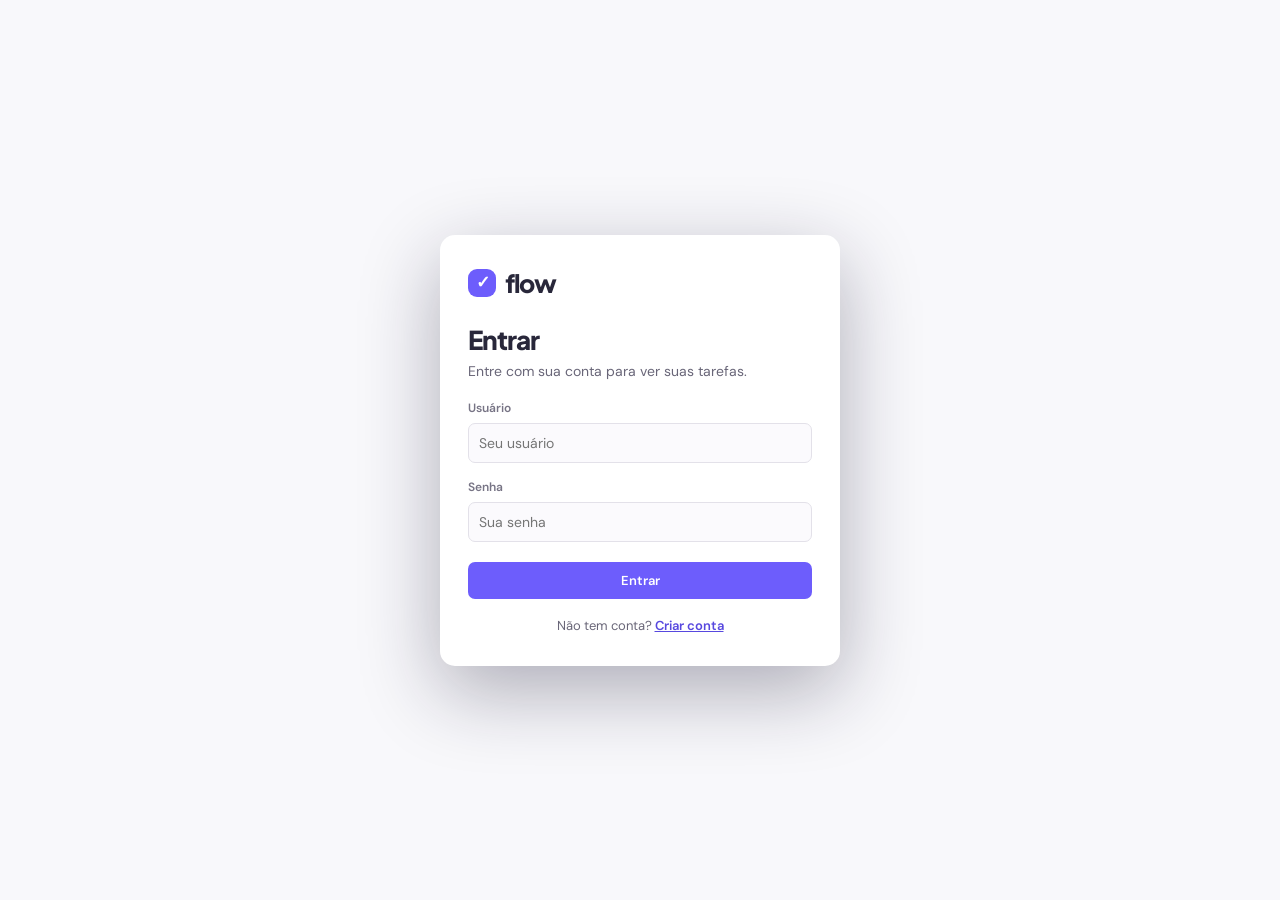
<file: frontend-python/index.html>
<!doctype html>
<!--
  index.html
  ----------------------------------------------------------------------
  Frontend próprio da versão Python/orientada a objetos (backend-python/),
  a única com conta de usuário. Duas telas na mesma página, alternadas via
  `hidden` por script.js: #auth-screen (login/registro) e #app-screen
  (a mesma lista de tarefas do frontend/ original, com usuário + logout
  na sidebar). Não contém lógica — script.js preenche os elementos com id
  e style.css cuida da aparência (mesmo design system do frontend/).
  ----------------------------------------------------------------------
-->
<html lang="pt-BR">
<head>
  <meta charset="UTF-8">
  <meta name="viewport" content="width=device-width,initial-scale=1">
  <meta name="theme-color" content="#6d5dfc">
  <title>Flow — Todo List (Python)</title>
  <link rel="preconnect" href="https://fonts.googleapis.com">
  <link rel="preconnect" href="https://fonts.gstatic.com" crossorigin>
  <link href="https://fonts.googleapis.com/css2?family=DM+Sans:wght@400;500;600;700&family=Plus+Jakarta+Sans:wght@600;700;800&display=swap" rel="stylesheet">
  <link rel="stylesheet" href="styles/style.css">
</head>
<body>

  <!-- Tela de autenticação -->
  <div class="auth-screen" id="auth-screen">
    <div class="auth-card">
      <div class="brand"><b aria-hidden="true">✓</b>flow</div>
      <h1 id="auth-title">Entrar</h1>
      <p class="subtitle" id="auth-subtitle">Entre com sua conta para ver suas tarefas.</p>

      <div class="auth-error" id="auth-error" hidden></div>

      <form id="auth-form">
        <label class="field">
          <span>Usuário</span>
          <input id="auth-username" name="username" required maxlength="50" placeholder="Seu usuário" autocomplete="username">
        </label>
        <label class="field">
          <span>Senha</span>
          <input id="auth-senha" name="senha" type="password" required minlength="4" placeholder="Sua senha" autocomplete="current-password">
        </label>
        <button class="save-button auth-submit" type="submit" id="auth-submit">Entrar</button>
      </form>

      <p class="auth-switch">
        <span id="auth-switch-text">Não tem conta?</span>
        <button type="button" class="link-button" id="auth-switch-button">Criar conta</button>
      </p>
    </div>
  </div>

  <!-- App de tarefas (visível só depois de autenticar) -->
  <div class="app-shell" id="app-screen" hidden>
    <aside class="sidebar" id="sidebar">
      <button type="button" class="brand" id="brand-home">
        <b aria-hidden="true">✓</b>flow
      </button>
      <button class="new-task-button" id="open-task-modal">
        <span aria-hidden="true">＋</span>
        Nova tarefa
        <kbd id="shortcut-new">⌘ N</kbd>
      </button>
      <nav class="primary-nav">
        <button class="nav-item active" data-filter="all">
          <i aria-hidden="true">☷</i>
          Todas
          <b id="count-all">0</b>
        </button>
        <button class="nav-item" data-filter="pending">
          <i aria-hidden="true">◷</i>
          Pendentes
          <b id="count-pending">0</b>
        </button>
        <button class="nav-item" data-filter="done">
          <i aria-hidden="true">✓</i>
          Concluídas
          <b id="count-done">0</b>
        </button>
      </nav>
      <div class="sidebar-footer">
        <div class="usage">
          <div>
            <span>Seu progresso</span>
            <strong id="weekly-progress">0%</strong>
          </div>
          <div class="progress-track"><i id="progress-bar" aria-hidden="true"></i></div>
          <small>
            <span id="completed-week">0</span>
            de
            <span id="weekly-total">0</span>
            tarefas concluídas
          </small>
        </div>
        <div class="account-row">
          <span class="account-name" id="account-username"></span>
          <button type="button" class="logout-button" id="logout-button">Sair</button>
        </div>
      </div>
    </aside>

    <main class="content">
      <header class="topbar">
        <button class="mobile-menu" id="mobile-menu" aria-label="Abrir menu" aria-expanded="false">☰</button>
        <label class="search">
          <span aria-hidden="true">⌕</span>
          <input id="search-input" type="search" placeholder="Buscar tarefas..." aria-label="Buscar tarefas">
          <kbd id="shortcut-search">⌘ K</kbd>
        </label>
        <div class="top-actions">
          <button class="icon-button" id="theme-toggle" aria-label="Ativar modo escuro">☾</button>
        </div>
      </header>

      <section class="page">
        <div class="page-heading">
          <div>
            <h1>Minhas tarefas</h1>
            <p class="subtitle">Gerencie o que precisa ser feito.</p>
          </div>
        </div>

        <div class="error-banner" id="error-banner" hidden>
          <span id="error-banner-text"></span>
          <button id="retry-load">Tentar novamente</button>
        </div>

        <div class="loading-state" id="loading-state" hidden>Carregando tarefas…</div>

        <div class="task-toolbar" id="task-toolbar" hidden>
          <span id="task-summary"></span>
          <button id="sort-toggle">
            <span aria-hidden="true">↕</span>
            Ordenar por: mais recentes
          </button>
        </div>

        <div id="tasks-list" class="tasks-list"></div>

        <div class="empty-state" id="empty-state" hidden></div>
      </section>
    </main>
  </div>

  <!-- Modal de nova tarefa -->
  <div class="modal-backdrop" id="modal-backdrop" hidden>
    <form class="task-modal" id="task-form" role="dialog" aria-modal="true" aria-labelledby="modal-title">
      <div class="modal-head">
        <h2 id="modal-title">Nova tarefa</h2>
        <button type="button" class="close-modal" aria-label="Fechar">×</button>
      </div>
      <label class="field">
        <span>Título</span>
        <input id="task-title" name="title" required maxlength="100" placeholder="O que precisa ser feito?">
        <small class="char-counter" id="title-counter">0/100</small>
      </label>
      <div class="modal-actions">
        <button class="cancel-button" type="button">Cancelar</button>
        <button class="save-button" type="submit">Criar tarefa</button>
      </div>
    </form>
  </div>

  <!-- Toast -->
  <div class="toast" id="toast"></div>

  <script type="module" src="scripts/script.js"></script>
</body>
</html>
</file>
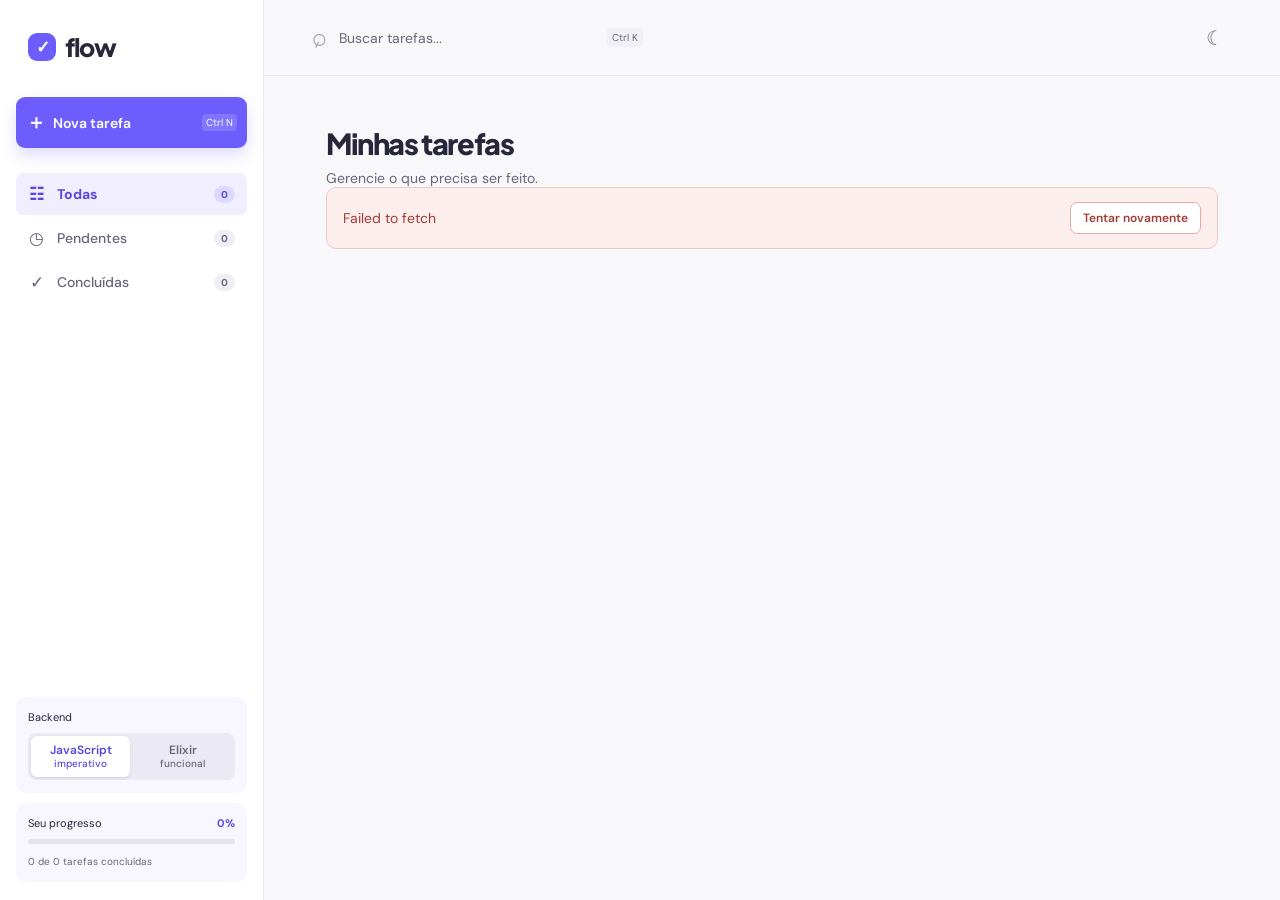
<file: frontend/index.html>
<!doctype html>
<!--
  index.html
  ----------------------------------------------------------------------
  Estrutura estática da página: sidebar (marca, botão de nova tarefa,
  navegação por status, seletor de backend, progresso), topbar (busca,
  tema), lista de
  tarefas e o modal de criação. Não contém lógica — script.js preenche
  os elementos com id (contadores, lista, estados de carregando/erro/
  vazio) e style.css cuida da aparência.
  ----------------------------------------------------------------------
-->
<html lang="pt-BR">
<head>
  <meta charset="UTF-8">
  <meta name="viewport" content="width=device-width,initial-scale=1">
  <meta name="theme-color" content="#6d5dfc">
  <title>Flow — Todo List</title>
  <link rel="preconnect" href="https://fonts.googleapis.com">
  <link rel="preconnect" href="https://fonts.gstatic.com" crossorigin>
  <link href="https://fonts.googleapis.com/css2?family=DM+Sans:wght@400;500;600;700&family=Plus+Jakarta+Sans:wght@600;700;800&display=swap" rel="stylesheet">
  <link rel="stylesheet" href="styles/style.css">
</head>
<body>
  <div class="app-shell">

    <!-- Sidebar -->
    <aside class="sidebar" id="sidebar">
      <button type="button" class="brand" id="brand-home">
        <b aria-hidden="true">✓</b>flow
      </button>
      <button class="new-task-button" id="open-task-modal">
        <span aria-hidden="true">＋</span>
        Nova tarefa
        <kbd id="shortcut-new">⌘ N</kbd>
      </button>
      <nav class="primary-nav">
        <button class="nav-item active" data-filter="all">
          <i aria-hidden="true">☷</i>
          Todas
          <b id="count-all">0</b>
        </button>
        <button class="nav-item" data-filter="pending">
          <i aria-hidden="true">◷</i>
          Pendentes
          <b id="count-pending">0</b>
        </button>
        <button class="nav-item" data-filter="done">
          <i aria-hidden="true">✓</i>
          Concluídas
          <b id="count-done">0</b>
        </button>
      </nav>
      <div class="sidebar-footer">
        <!-- Seletor de backend: mesmo frontend, mesmo contrato, paradigma diferente -->
        <fieldset class="backend-switch">
          <legend>Backend</legend>
          <div class="backend-options">
            <label class="backend-option">
              <input type="radio" name="backend" value="js">
              <span>JavaScript <small>imperativo</small></span>
            </label>
            <label class="backend-option">
              <input type="radio" name="backend" value="elixir">
              <span>Elixir <small>funcional</small></span>
            </label>
          </div>
        </fieldset>

        <div class="usage">
          <div>
            <span>Seu progresso</span>
            <strong id="weekly-progress">0%</strong>
          </div>
          <div class="progress-track"><i id="progress-bar" aria-hidden="true"></i></div>
          <small>
            <span id="completed-week">0</span>
            de
            <span id="weekly-total">0</span>
            tarefas concluídas
          </small>
        </div>
      </div>
    </aside>

    <main class="content">

      <!-- Topbar -->
      <header class="topbar">
        <button class="mobile-menu" id="mobile-menu" aria-label="Abrir menu" aria-expanded="false">☰</button>
        <label class="search">
          <span aria-hidden="true">⌕</span>
          <input id="search-input" type="search" placeholder="Buscar tarefas..." aria-label="Buscar tarefas">
          <kbd id="shortcut-search">⌘ K</kbd>
        </label>
        <div class="top-actions">
          <button class="icon-button" id="theme-toggle" aria-label="Ativar modo escuro">☾</button>
        </div>
      </header>

      <!-- Lista de tarefas -->
      <section class="page">
        <div class="page-heading">
          <div>
            <h1>Minhas tarefas</h1>
            <p class="subtitle">Gerencie o que precisa ser feito.</p>
          </div>
        </div>

        <div class="error-banner" id="error-banner" hidden>
          <span id="error-banner-text"></span>
          <button id="retry-load">Tentar novamente</button>
        </div>

        <div class="loading-state" id="loading-state" hidden>Carregando tarefas…</div>

        <div class="task-toolbar" id="task-toolbar" hidden>
          <span id="task-summary"></span>
          <button id="sort-toggle">
            <span aria-hidden="true">↕</span>
            Ordenar por: mais recentes
          </button>
        </div>

        <div id="tasks-list" class="tasks-list"></div>

        <div class="empty-state" id="empty-state" hidden></div>
      </section>

    </main>
  </div>

  <!-- Modal de nova tarefa -->
  <div class="modal-backdrop" id="modal-backdrop" hidden>
    <form class="task-modal" id="task-form" role="dialog" aria-modal="true" aria-labelledby="modal-title">
      <div class="modal-head">
        <h2 id="modal-title">Nova tarefa</h2>
        <button type="button" class="close-modal" aria-label="Fechar">×</button>
      </div>
      <label class="field">
        <span>Título</span>
        <input id="task-title" name="title" required maxlength="100" placeholder="O que precisa ser feito?">
        <small class="char-counter" id="title-counter">0/100</small>
      </label>
      <div class="modal-actions">
        <button class="cancel-button" type="button">Cancelar</button>
        <button class="save-button" type="submit">Criar tarefa</button>
      </div>
    </form>
  </div>

  <!-- Toast -->
  <div class="toast" id="toast"></div>

  <script type="module" src="scripts/script.js"></script>
</body>
</html>
</file>
<file: frontend-python/styles/style.css>
/*
  style.css
  ----------------------------------------------------------------------
  Mesmo design system do frontend/ original (tokens de cor em :root/
  body.dark, mesmos componentes de sidebar/topbar/lista de tarefas/modal/
  toast/estados). Adiciona só o necessário para a versão com conta:
  Autenticação (tela de login/registro) e o bloco de usuário/logout dentro
  da sidebar. Os breakpoints responsivos ficam no final do arquivo (800px
  sidebar mobile, 520px ajustes de espaçamento) — iguais ao original.
  A regra [hidden] abaixo garante que o atributo `hidden` (usado por
  script.js para alternar entre as telas e mostrar/esconder estados)
  sempre vença qualquer regra de `display` mais específica definida
  depois neste arquivo.
  ----------------------------------------------------------------------
*/

/* Base e tokens */
[hidden] {
  display: none !important;
}

:root {
  --purple: #6d5dfc;
  --purple-text: #5748df;
  --ink: #28273a;
  --muted: #696678;
  --line: #ebeaf1;
  --bg: #f8f8fb;
  --surface: #fff;
  --sidebar: #fff;
  --soft: #f0eeff;
}

* {
  box-sizing: border-box;
}

body {
  margin: 0;
  background: var(--bg);
  color: var(--ink);
  font: 14px 'DM Sans', sans-serif;
}

.app-shell {
  display: flex;
  min-height: 100vh;
}

/* Autenticação */
.auth-screen {
  align-items: center;
  background: var(--bg);
  display: flex;
  justify-content: center;
  min-height: 100vh;
  padding: 20px;
}

.auth-card {
  background: var(--surface);
  border-radius: 15px;
  box-shadow: 0 25px 80px #18152f55;
  max-width: 400px;
  padding: 32px 28px;
  width: 100%;
}

.auth-card .brand {
  margin: 0 0 24px;
}

.auth-card h1 {
  font: 800 26px 'Plus Jakarta Sans';
  letter-spacing: -1px;
  margin: 0 0 6px;
}

.auth-card .subtitle {
  margin: 0 0 20px;
}

.auth-card form {
  display: grid;
}

.auth-submit {
  margin-top: 4px;
  width: 100%;
}

.auth-error {
  background: #fdeeee;
  border: 1px solid #f3c7c4;
  border-radius: 10px;
  color: #a13b32;
  font-size: 13px;
  margin-bottom: 16px;
  padding: 10px 14px;
}

.auth-switch {
  color: var(--muted);
  font-size: 13px;
  margin: 18px 0 0;
  text-align: center;
}

.link-button {
  background: none;
  border: 0;
  color: var(--purple-text);
  cursor: pointer;
  font: 600 13px 'DM Sans';
  padding: 0;
  text-decoration: underline;
}

/* Sidebar */
.sidebar {
  width: 264px;
  background: var(--sidebar);
  border-right: 1px solid var(--line);
  padding: 31px 16px 18px;
  display: flex;
  flex-direction: column;
  position: fixed;
  inset: 0 auto 0 0;
  z-index: 5;
}

.brand {
  align-items: center;
  background: none;
  border: 0;
  color: var(--ink);
  cursor: pointer;
  display: flex;
  font: 800 25px 'Plus Jakarta Sans';
  gap: 9px;
  margin: 0 12px 34px;
  padding: 0;
  text-decoration: none;
  letter-spacing: -1.5px;
}

.brand b {
  align-items: center;
  background: var(--purple);
  border-radius: 9px;
  color: white;
  display: inline-flex;
  font: 700 17px Arial;
  height: 28px;
  justify-content: center;
  width: 28px;
}

.new-task-button {
  align-items: center;
  background: var(--purple);
  border: 0;
  border-radius: 9px;
  box-shadow: 0 8px 15px #6d5dfc34;
  color: #fff;
  cursor: pointer;
  display: flex;
  font: 600 14px 'DM Sans';
  gap: 7px;
  justify-content: center;
  padding: 12px 10px;
  transition: .2s;
}

.new-task-button:hover,
.save-button:hover {
  background: #5748df;
  transform: translateY(-1px);
}

.new-task-button span {
  font-size: 20px;
}

.new-task-button kbd {
  background: #ffffff26;
  border-radius: 4px;
  font: 10px 'DM Sans';
  margin-left: auto;
  padding: 2px 4px;
}

.primary-nav {
  margin-top: 23px;
}

.nav-item {
  align-items: center;
  background: transparent;
  border: 0;
  border-radius: 7px;
  color: #666477;
  cursor: pointer;
  display: flex;
  font: 500 14px 'DM Sans';
  gap: 12px;
  margin: 2px 0;
  padding: 10px 12px;
  text-align: left;
  width: 100%;
}

.nav-item:hover {
  background: var(--bg);
}

.nav-item.active {
  background: var(--soft);
  color: var(--purple-text);
  font-weight: 700;
}

.nav-item i {
  font-size: 17px;
  font-style: normal;
  width: 17px;
  text-align: center;
}

.nav-item b {
  background: #efedf6;
  border-radius: 11px;
  color: #696678;
  font-size: 10px;
  margin-left: auto;
  padding: 2px 7px;
}

.nav-item.active b {
  background: #ddd9ff;
  color: #5748df;
}

.sidebar-footer {
  margin-top: auto;
}

.usage {
  background: #f8f7ff;
  border-radius: 10px;
  padding: 13px 12px;
}

.usage > div:first-child {
  display: flex;
  font-size: 11px;
  justify-content: space-between;
}

.usage strong {
  color: var(--purple-text);
}

.progress-track {
  background: #e4e2ec;
  border-radius: 9px;
  height: 5px;
  margin: 9px 0 7px;
  overflow: hidden;
}

.progress-track i {
  background: var(--purple);
  border-radius: inherit;
  display: block;
  height: 100%;
  transition: .3s;
  width: 0;
}

.usage small {
  color: var(--muted);
  font-size: 10px;
}

.account-row {
  align-items: center;
  display: flex;
  gap: 8px;
  justify-content: space-between;
  margin-top: 12px;
  padding: 0 4px;
}

.account-name {
  color: var(--muted);
  font-size: 12px;
  font-weight: 600;
  overflow: hidden;
  text-overflow: ellipsis;
  white-space: nowrap;
}

.logout-button {
  background: #f1f0f5;
  border: 0;
  border-radius: 7px;
  color: #696678;
  cursor: pointer;
  flex-shrink: 0;
  font: 600 12px 'DM Sans';
  padding: 6px 10px;
}

.content {
  margin-left: 264px;
  min-width: 0;
  width: calc(100% - 264px);
}

/* Topbar e busca */
.topbar {
  align-items: center;
  border-bottom: 1px solid var(--line);
  display: flex;
  height: 76px;
  justify-content: space-between;
  padding: 0 47px;
}

.search {
  align-items: center;
  color: #9b99aa;
  display: flex;
  gap: 10px;
}

.search > span {
  font: 26px Arial;
  transform: rotate(-20deg);
}

.search input {
  background: none;
  border: 0;
  color: var(--ink);
  font: 14px 'DM Sans';
  outline: 0;
  width: 260px;
}

.search input::placeholder {
  color: var(--muted);
}

.search kbd {
  background: #f0eff4;
  border-radius: 4px;
  color: #696678;
  font: 10px 'DM Sans';
  padding: 3px 5px;
}

.top-actions {
  display: flex;
  gap: 9px;
}

.icon-button,
.mobile-menu {
  background: transparent;
  border: 0;
  border-radius: 7px;
  color: #777487;
  cursor: pointer;
  font-size: 20px;
  height: 36px;
  position: relative;
  width: 36px;
}

.icon-button:hover,
.mobile-menu:hover {
  background: #efedf5;
}

.mobile-menu {
  display: none;
}

/* Lista de tarefas */
.page {
  margin: 0 auto;
  max-width: 988px;
  padding: 49px 48px 70px;
}

.page-heading {
  align-items: flex-start;
  display: flex;
  justify-content: space-between;
}

.page h1 {
  font: 800 29px 'Plus Jakarta Sans';
  letter-spacing: -1.4px;
  margin: 0;
}

.subtitle {
  color: var(--muted);
  margin: 8px 0 0;
}

.task-toolbar {
  align-items: center;
  color: var(--muted);
  display: flex;
  font-size: 12px;
  justify-content: space-between;
  margin-bottom: 13px;
}

.task-toolbar button {
  background: none;
  border: 0;
  color: var(--muted);
  cursor: pointer;
  font: 12px 'DM Sans';
}

.tasks-list {
  display: grid;
  gap: 9px;
}

.task {
  align-items: center;
  background: var(--surface);
  border: 1px solid transparent;
  border-radius: 9px;
  display: flex;
  gap: 13px;
  min-height: 69px;
  padding: 12px 14px;
  transition: .2s;
}

.task:hover {
  border-color: #e9e7ef;
  box-shadow: 0 5px 15px #39325008;
}

.task.done {
  opacity: .55;
}

.task.done .task-name {
  text-decoration: line-through;
}

.task-check {
  appearance: none;
  border: 1.5px solid #c7c4d0;
  border-radius: 50%;
  cursor: pointer;
  height: 19px;
  margin: 0;
  width: 19px;
}

.task-check:checked {
  background: var(--purple);
  border-color: var(--purple);
  box-shadow: inset 0 0 0 4px var(--purple), inset 0 0 0 6px #fff;
}

.task-main {
  min-width: 0;
}

.task-name {
  font-weight: 600;
}

.task-delete {
  background: none;
  border: 0;
  border-radius: 5px;
  color: var(--muted);
  cursor: pointer;
  font-size: 14px;
  margin-left: auto;
  padding: 6px;
}

.task-delete:hover {
  background: #fdeeee;
  color: #e66d6d;
}

.empty-state {
  text-align: center;
  margin: 75px auto;
}

.empty-state > div {
  align-items: center;
  background: #eeebff;
  border-radius: 50%;
  color: var(--purple);
  display: flex;
  font-size: 25px;
  height: 64px;
  justify-content: center;
  margin: auto;
  width: 64px;
}

.empty-state h2 {
  font: 700 18px 'Plus Jakarta Sans';
  margin: 15px 0 6px;
}

.empty-state p {
  color: var(--muted);
  margin: 0 0 18px;
}

.empty-state .new-task-button {
  margin: auto;
  padding: 10px 14px;
  width: max-content;
}

/* Modal */
.modal-backdrop {
  align-items: center;
  background: #1e1b3770;
  display: flex;
  inset: 0;
  justify-content: center;
  padding: 20px;
  position: fixed;
  z-index: 20;
}

.task-modal {
  background: var(--surface);
  border-radius: 15px;
  box-shadow: 0 25px 80px #18152f55;
  max-width: 510px;
  padding: 25px;
  width: 100%;
}

.modal-head {
  align-items: center;
  display: flex;
  justify-content: space-between;
  margin-bottom: 24px;
}

.modal-head h2 {
  font: 700 20px 'Plus Jakarta Sans';
  margin: 0;
}

.close-modal {
  background: #f3f1f6;
  border: 0;
  border-radius: 6px;
  color: #777384;
  cursor: pointer;
  font-size: 24px;
  height: 29px;
  line-height: 20px;
  width: 29px;
}

.field {
  display: grid;
  gap: 7px;
  margin-bottom: 16px;
}

.field span {
  color: #777485;
  font-size: 12px;
  font-weight: 600;
}

.field input {
  background: #fbfafd;
  border: 1px solid #e3e1e9;
  border-radius: 7px;
  color: var(--ink);
  font: 14px 'DM Sans';
  outline-color: var(--purple);
  padding: 10px;
}

.char-counter {
  color: var(--muted);
  font-size: 11px;
  text-align: right;
}

.modal-actions {
  display: flex;
  gap: 10px;
  justify-content: flex-end;
  margin-top: 9px;
}

.cancel-button,
.save-button,
.clear-filter-button {
  border-radius: 7px;
  cursor: pointer;
  font: 600 13px 'DM Sans';
  padding: 10px 15px;
}

.cancel-button,
.clear-filter-button {
  background: #f1f0f5;
  border: 0;
  color: #696678;
}

.save-button {
  background: var(--purple);
  border: 0;
  color: #fff;
  transition: .2s;
}

.save-button:disabled {
  opacity: .7;
  cursor: default;
}

/* Toast e estados (loading/erro/vazio) */
.toast {
  background: #2c2a3e;
  border-radius: 8px;
  bottom: 24px;
  color: #fff;
  left: 50%;
  opacity: 0;
  padding: 12px 17px;
  pointer-events: none;
  position: fixed;
  transform: translate(-50%, 15px);
  transition: .25s;
  z-index: 30;
}

.toast.show {
  opacity: 1;
  transform: translate(-50%, 0);
}

.toast.error {
  background: #c0392b;
}

.loading-state {
  color: var(--muted);
  padding: 60px 0;
  text-align: center;
}

.error-banner {
  align-items: center;
  background: #fdeeee;
  border: 1px solid #f3c7c4;
  border-radius: 10px;
  color: #a13b32;
  display: flex;
  gap: 14px;
  justify-content: space-between;
  margin-bottom: 18px;
  padding: 14px 16px;
}

.error-banner button {
  background: #fff;
  border: 1px solid #e8a8a3;
  border-radius: 7px;
  color: #a13b32;
  cursor: pointer;
  font: 600 12px 'DM Sans';
  padding: 7px 12px;
  white-space: nowrap;
}

/* Tema escuro */
body.dark {
  --ink: #eeedf4;
  --muted: #aaa7b7;
  --purple-text: #a999ff;
  --line: #323040;
  --bg: #1d1c28;
  --surface: #272634;
  --sidebar: #242330;
  --soft: #39325f;
}

body.dark .usage,
body.dark .field input {
  background: #302f3d;
}

body.dark .icon-button:hover {
  background: #373544;
}

body.dark .task-modal {
  background: #292836;
}

body.dark .error-banner,
body.dark .auth-error {
  background: #442426;
  border-color: #6b3330;
  color: #f5b8b3;
}

body.dark .error-banner button {
  background: #382021;
  border-color: #6b3330;
  color: #f5b8b3;
}

/* Responsivo */
@media (max-width: 800px) {
  .sidebar {
    box-shadow: 10px 0 30px #17142522;
    transform: translateX(-105%);
    transition: .25s;
  }

  .sidebar.open {
    transform: none;
  }

  .content {
    margin-left: 0;
    width: 100%;
  }

  .mobile-menu {
    display: block;
  }

  .topbar {
    height: 63px;
    padding: 0 18px;
  }

  .search {
    margin-right: auto;
    margin-left: 7px;
  }

  .search input {
    width: calc(100vw - 170px);
  }

  .search kbd {
    display: none;
  }

  .page {
    padding: 32px 20px;
  }

  .sidebar-footer {
    margin-top: 30px;
  }

  .sidebar {
    overflow: auto;
  }
}

@media (max-width: 520px) {
  .page-heading h1 {
    font-size: 24px;
  }

  .page-heading {
    gap: 12px;
  }

  .task {
    gap: 9px;
    padding: 11px;
  }

  .top-actions {
    display: none;
  }
}
</file>
<file: frontend/styles/style.css>
/*
  style.css
  ----------------------------------------------------------------------
  Aparência da aplicação: tokens de cor em :root/body.dark, layout da
  sidebar/topbar/lista de tarefas/modal, e os breakpoints responsivos no
  final do arquivo (800px sidebar mobile, 520px ajustes de espaçamento).
  A regra [hidden] abaixo garante que o atributo `hidden` (usado por
  script.js para mostrar/esconder estados) sempre vença qualquer regra
  de `display` mais específica definida depois neste arquivo.
  ----------------------------------------------------------------------
*/

/* Base e tokens */
[hidden] {
  display: none !important;
}

:root {
  --purple: #6d5dfc;
  --purple-text: #5748df;
  --ink: #28273a;
  --muted: #696678;
  --line: #ebeaf1;
  --bg: #f8f8fb;
  --surface: #fff;
  --sidebar: #fff;
  --soft: #f0eeff;
}

* {
  box-sizing: border-box;
}

body {
  margin: 0;
  background: var(--bg);
  color: var(--ink);
  font: 14px 'DM Sans', sans-serif;
}

.app-shell {
  display: flex;
  min-height: 100vh;
}

/* Sidebar */
.sidebar {
  width: 264px;
  background: var(--sidebar);
  border-right: 1px solid var(--line);
  padding: 31px 16px 18px;
  display: flex;
  flex-direction: column;
  position: fixed;
  inset: 0 auto 0 0;
  z-index: 5;
}

.brand {
  align-items: center;
  background: none;
  border: 0;
  color: var(--ink);
  cursor: pointer;
  display: flex;
  font: 800 25px 'Plus Jakarta Sans';
  gap: 9px;
  margin: 0 12px 34px;
  padding: 0;
  text-decoration: none;
  letter-spacing: -1.5px;
}

.brand b {
  align-items: center;
  background: var(--purple);
  border-radius: 9px;
  color: white;
  display: inline-flex;
  font: 700 17px Arial;
  height: 28px;
  justify-content: center;
  width: 28px;
}

.new-task-button {
  align-items: center;
  background: var(--purple);
  border: 0;
  border-radius: 9px;
  box-shadow: 0 8px 15px #6d5dfc34;
  color: #fff;
  cursor: pointer;
  display: flex;
  font: 600 14px 'DM Sans';
  gap: 7px;
  justify-content: center;
  padding: 12px 10px;
  transition: .2s;
}

.new-task-button:hover,
.save-button:hover {
  background: #5748df;
  transform: translateY(-1px);
}

.new-task-button span {
  font-size: 20px;
}

.new-task-button kbd {
  background: #ffffff26;
  border-radius: 4px;
  font: 10px 'DM Sans';
  margin-left: auto;
  padding: 2px 4px;
}

.primary-nav {
  margin-top: 23px;
}

.nav-item {
  align-items: center;
  background: transparent;
  border: 0;
  border-radius: 7px;
  color: #666477;
  cursor: pointer;
  display: flex;
  font: 500 14px 'DM Sans';
  gap: 12px;
  margin: 2px 0;
  padding: 10px 12px;
  text-align: left;
  width: 100%;
}

.nav-item:hover {
  background: var(--bg);
}

.nav-item.active {
  background: var(--soft);
  color: var(--purple-text);
  font-weight: 700;
}

.nav-item i {
  font-size: 17px;
  font-style: normal;
  width: 17px;
  text-align: center;
}

.nav-item b {
  background: #efedf6;
  border-radius: 11px;
  color: #696678;
  font-size: 10px;
  margin-left: auto;
  padding: 2px 7px;
}

.nav-item.active b {
  background: #ddd9ff;
  color: #5748df;
}

.sidebar-footer {
  margin-top: auto;
}

.usage {
  background: #f8f7ff;
  border-radius: 10px;
  padding: 13px 12px;
}

.usage > div:first-child {
  display: flex;
  font-size: 11px;
  justify-content: space-between;
}

.usage strong {
  color: var(--purple-text);
}

.progress-track {
  background: #e4e2ec;
  border-radius: 9px;
  height: 5px;
  margin: 9px 0 7px;
  overflow: hidden;
}

.progress-track i {
  background: var(--purple);
  border-radius: inherit;
  display: block;
  height: 100%;
  transition: .3s;
  width: 0;
}

.usage small {
  color: var(--muted);
  font-size: 10px;
}

/* Seletor de backend (rodapé da sidebar, acima do progresso) */
.backend-switch {
  background: #f8f7ff;
  border: 0;
  border-radius: 10px;
  margin: 0 0 10px;
  min-width: 0;
  padding: 13px 12px;
}

/* float + width faz a legend se comportar como um título comum dentro do card */
.backend-switch legend {
  float: left;
  font-size: 11px;
  margin-bottom: 9px;
  padding: 0;
  width: 100%;
}

.backend-options {
  background: #ebe9f3;
  border-radius: 8px;
  clear: both;
  display: grid;
  gap: 3px;
  grid-template-columns: 1fr 1fr;
  padding: 3px;
}

.backend-option {
  position: relative;
}

/* o rádio nativo fica invisível, mas continua focável e navegável pelas setas */
.backend-option input {
  opacity: 0;
  pointer-events: none;
  position: absolute;
}

.backend-option span {
  border-radius: 6px;
  color: var(--muted);
  cursor: pointer;
  display: block;
  font: 600 12px 'DM Sans';
  line-height: 1.25;
  padding: 7px 4px;
  text-align: center;
  transition: .2s;
}

.backend-option small {
  display: block;
  font-size: 10px;
  font-weight: 500;
}

.backend-option input:checked + span {
  background: var(--surface);
  box-shadow: 0 1px 3px #28273a1f;
  color: var(--purple-text);
}

.backend-option input:focus-visible + span {
  outline: 2px solid var(--purple);
  outline-offset: 1px;
}

.content {
  margin-left: 264px;
  min-width: 0;
  width: calc(100% - 264px);
}

/* Topbar e busca */
.topbar {
  align-items: center;
  border-bottom: 1px solid var(--line);
  display: flex;
  height: 76px;
  justify-content: space-between;
  padding: 0 47px;
}

.search {
  align-items: center;
  color: #9b99aa;
  display: flex;
  gap: 10px;
}

.search > span {
  font: 26px Arial;
  transform: rotate(-20deg);
}

.search input {
  background: none;
  border: 0;
  color: var(--ink);
  font: 14px 'DM Sans';
  outline: 0;
  width: 260px;
}

.search input::placeholder {
  color: var(--muted);
}

.search kbd {
  background: #f0eff4;
  border-radius: 4px;
  color: #696678;
  font: 10px 'DM Sans';
  padding: 3px 5px;
}

.top-actions {
  display: flex;
  gap: 9px;
}

.icon-button,
.mobile-menu {
  background: transparent;
  border: 0;
  border-radius: 7px;
  color: #777487;
  cursor: pointer;
  font-size: 20px;
  height: 36px;
  position: relative;
  width: 36px;
}

.icon-button:hover,
.mobile-menu:hover {
  background: #efedf5;
}

.mobile-menu {
  display: none;
}

/* Lista de tarefas */
.page {
  margin: 0 auto;
  max-width: 988px;
  padding: 49px 48px 70px;
}

.page-heading {
  align-items: flex-start;
  display: flex;
  justify-content: space-between;
}

.page h1 {
  font: 800 29px 'Plus Jakarta Sans';
  letter-spacing: -1.4px;
  margin: 0;
}

.subtitle {
  color: var(--muted);
  margin: 8px 0 0;
}

.task-toolbar {
  align-items: center;
  color: var(--muted);
  display: flex;
  font-size: 12px;
  justify-content: space-between;
  margin-bottom: 13px;
}

.task-toolbar button {
  background: none;
  border: 0;
  color: var(--muted);
  cursor: pointer;
  font: 12px 'DM Sans';
}

.tasks-list {
  display: grid;
  gap: 9px;
}

.task {
  align-items: center;
  background: var(--surface);
  border: 1px solid transparent;
  border-radius: 9px;
  display: flex;
  gap: 13px;
  min-height: 69px;
  padding: 12px 14px;
  transition: .2s;
}

.task:hover {
  border-color: #e9e7ef;
  box-shadow: 0 5px 15px #39325008;
}

.task.done {
  opacity: .55;
}

.task.done .task-name {
  text-decoration: line-through;
}

.task-check {
  appearance: none;
  border: 1.5px solid #c7c4d0;
  border-radius: 50%;
  cursor: pointer;
  height: 19px;
  margin: 0;
  width: 19px;
}

.task-check:checked {
  background: var(--purple);
  border-color: var(--purple);
  box-shadow: inset 0 0 0 4px var(--purple), inset 0 0 0 6px #fff;
}

.task-main {
  min-width: 0;
}

.task-name {
  font-weight: 600;
}

.task-delete {
  background: none;
  border: 0;
  border-radius: 5px;
  color: var(--muted);
  cursor: pointer;
  font-size: 14px;
  margin-left: auto;
  padding: 6px;
}

.task-delete:hover {
  background: #fdeeee;
  color: #e66d6d;
}

.empty-state {
  text-align: center;
  margin: 75px auto;
}

.empty-state > div {
  align-items: center;
  background: #eeebff;
  border-radius: 50%;
  color: var(--purple);
  display: flex;
  font-size: 25px;
  height: 64px;
  justify-content: center;
  margin: auto;
  width: 64px;
}

.empty-state h2 {
  font: 700 18px 'Plus Jakarta Sans';
  margin: 15px 0 6px;
}

.empty-state p {
  color: var(--muted);
  margin: 0 0 18px;
}

.empty-state .new-task-button {
  margin: auto;
  padding: 10px 14px;
  width: max-content;
}

/* Modal */
.modal-backdrop {
  align-items: center;
  background: #1e1b3770;
  display: flex;
  inset: 0;
  justify-content: center;
  padding: 20px;
  position: fixed;
  z-index: 20;
}

.task-modal {
  background: var(--surface);
  border-radius: 15px;
  box-shadow: 0 25px 80px #18152f55;
  max-width: 510px;
  padding: 25px;
  width: 100%;
}

.modal-head {
  align-items: center;
  display: flex;
  justify-content: space-between;
  margin-bottom: 24px;
}

.modal-head h2 {
  font: 700 20px 'Plus Jakarta Sans';
  margin: 0;
}

.close-modal {
  background: #f3f1f6;
  border: 0;
  border-radius: 6px;
  color: #777384;
  cursor: pointer;
  font-size: 24px;
  height: 29px;
  line-height: 20px;
  width: 29px;
}

.field {
  display: grid;
  gap: 7px;
  margin-bottom: 16px;
}

.field span {
  color: #777485;
  font-size: 12px;
  font-weight: 600;
}

.field input {
  background: #fbfafd;
  border: 1px solid #e3e1e9;
  border-radius: 7px;
  color: var(--ink);
  font: 14px 'DM Sans';
  outline-color: var(--purple);
  padding: 10px;
}

.char-counter {
  color: var(--muted);
  font-size: 11px;
  text-align: right;
}

.modal-actions {
  display: flex;
  gap: 10px;
  justify-content: flex-end;
  margin-top: 9px;
}

.cancel-button,
.save-button,
.clear-filter-button {
  border-radius: 7px;
  cursor: pointer;
  font: 600 13px 'DM Sans';
  padding: 10px 15px;
}

.cancel-button,
.clear-filter-button {
  background: #f1f0f5;
  border: 0;
  color: #696678;
}

.save-button {
  background: var(--purple);
  border: 0;
  color: #fff;
  transition: .2s;
}

.save-button:disabled {
  opacity: .7;
  cursor: default;
}

/* Toast e estados (loading/erro/vazio) */
.toast {
  background: #2c2a3e;
  border-radius: 8px;
  bottom: 24px;
  color: #fff;
  left: 50%;
  opacity: 0;
  padding: 12px 17px;
  pointer-events: none;
  position: fixed;
  transform: translate(-50%, 15px);
  transition: .25s;
  z-index: 30;
}

.toast.show {
  opacity: 1;
  transform: translate(-50%, 0);
}

.toast.error {
  background: #c0392b;
}

.loading-state {
  color: var(--muted);
  padding: 60px 0;
  text-align: center;
}

.error-banner {
  align-items: center;
  background: #fdeeee;
  border: 1px solid #f3c7c4;
  border-radius: 10px;
  color: #a13b32;
  display: flex;
  gap: 14px;
  justify-content: space-between;
  margin-bottom: 18px;
  padding: 14px 16px;
}

.error-banner button {
  background: #fff;
  border: 1px solid #e8a8a3;
  border-radius: 7px;
  color: #a13b32;
  cursor: pointer;
  font: 600 12px 'DM Sans';
  padding: 7px 12px;
  white-space: nowrap;
}

/* Tema escuro */
body.dark {
  --ink: #eeedf4;
  --muted: #aaa7b7;
  --purple-text: #a999ff;
  --line: #323040;
  --bg: #1d1c28;
  --surface: #272634;
  --sidebar: #242330;
  --soft: #39325f;
}

body.dark .usage,
body.dark .backend-switch,
body.dark .field input {
  background: #302f3d;
}

body.dark .backend-options {
  background: #262532;
}

body.dark .backend-option input:checked + span {
  background: var(--soft);
  box-shadow: none;
}

body.dark .icon-button:hover {
  background: #373544;
}

body.dark .task-modal {
  background: #292836;
}

body.dark .error-banner {
  background: #442426;
  border-color: #6b3330;
  color: #f5b8b3;
}

body.dark .error-banner button {
  background: #382021;
  border-color: #6b3330;
  color: #f5b8b3;
}

/* Responsivo */
@media (max-width: 800px) {
  .sidebar {
    box-shadow: 10px 0 30px #17142522;
    transform: translateX(-105%);
    transition: .25s;
  }

  .sidebar.open {
    transform: none;
  }

  .content {
    margin-left: 0;
    width: 100%;
  }

  .mobile-menu {
    display: block;
  }

  .topbar {
    height: 63px;
    padding: 0 18px;
  }

  .search {
    margin-right: auto;
    margin-left: 7px;
  }

  .search input {
    width: calc(100vw - 170px);
  }

  .search kbd {
    display: none;
  }

  .page {
    padding: 32px 20px;
  }

  .sidebar-footer {
    margin-top: 30px;
  }

  .sidebar {
    overflow: auto;
  }
}

@media (max-width: 520px) {
  .page-heading h1 {
    font-size: 24px;
  }

  .page-heading {
    gap: 12px;
  }

  .task {
    gap: 9px;
    padding: 11px;
  }

  .top-actions {
    display: none;
  }
}
</file>
